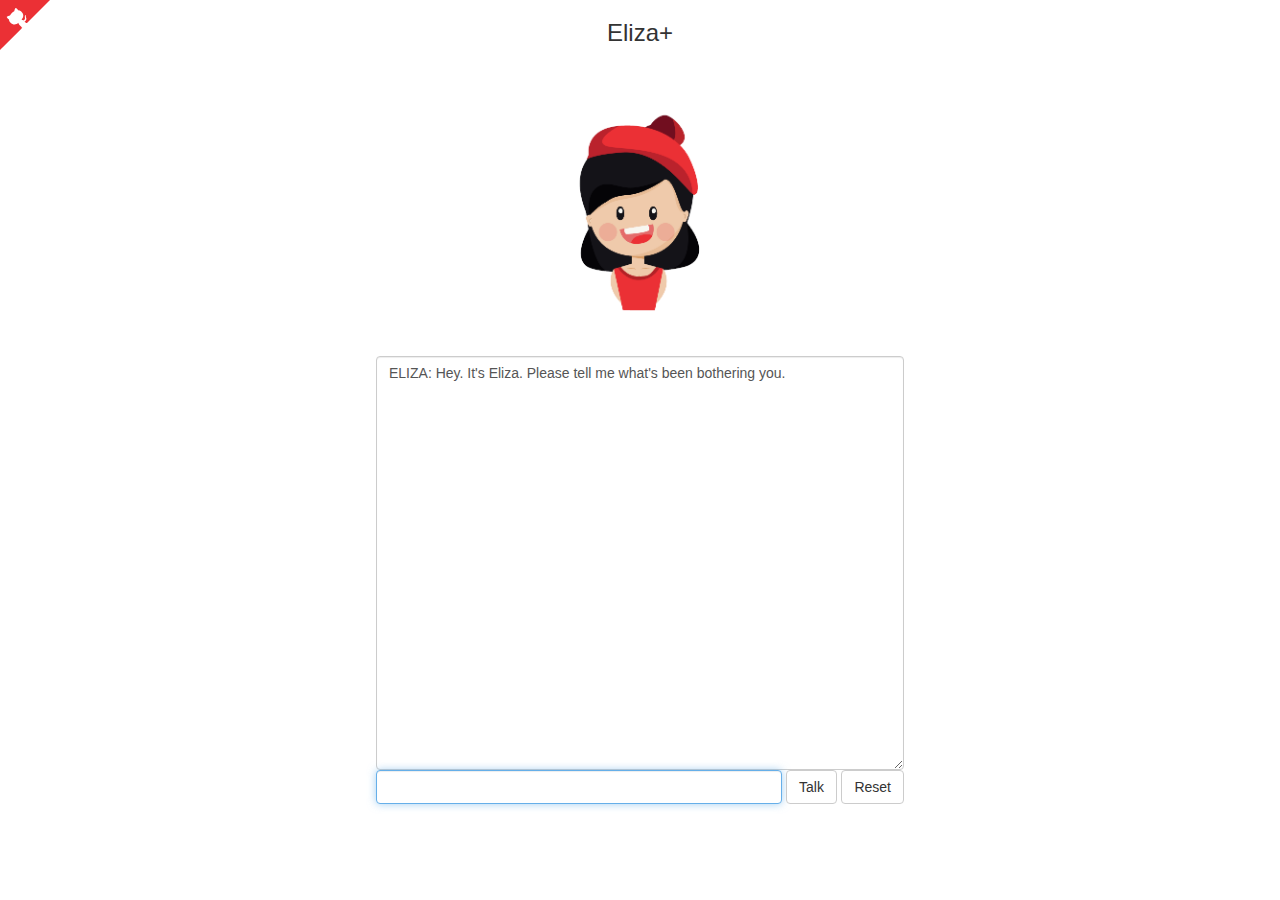
<file: bot/index.html>
<HTML>
    <HEAD>
	<TITLE>Eliza+</TITLE>

	<link rel="stylesheet" href="https://maxcdn.bootstrapcdn.com/bootstrap/3.3.7/css/bootstrap.min.css"/>
	<style>
	 .github-corner:hover .octo-arm{animation:octocat-wave 560ms ease-in-out}@keyframes octocat-wave{0%,100%{transform:rotate(0)}20%,60%{transform:rotate(-25deg)}40%,80%{transform:rotate(10deg)}}@media (max-width:500px){.github-corner:hover .octo-arm{animation:none}.github-corner .octo-arm{animation:octocat-wave 560ms ease-in-out}}
	 .panel-collapse-clickable {
	     cursor: pointer;
	 }
	</style>
	
	<SCRIPT LANGUAGE="JavaScript" TYPE="text/javascript" SRC="js/elizabot.js"></SCRIPT>
	<SCRIPT LANGUAGE="JavaScript" TYPE="text/javascript" SRC="js/elizadata.js"></SCRIPT>	
	<SCRIPT LANGUAGE="JavaScript" TYPE="text/javascript" SRC="js/sentimood.js"></SCRIPT>

	<SCRIPT LANGUAGE="JavaScript" TYPE="text/javascript">	   
	 var eliza = new ElizaBot();
	 var elizaLines = new Array();
	 var sentiment = new Sentimood();

	 var displayCols = 60;
	 var displayRows = 20;

	 var userSentiment = 0;
	 
	 var imgs = {};
	 imgs[0] = "img/default-01.png";
	 imgs[1] = "img/happy1-01.png";
	 imgs[2] = "img/happy2-01.png";
	 imgs[3] = "img/happy3-01.png";
	 imgs[-1] = "img/sad1-01.png";
	 imgs[-2] = "img/sad2-01.png";
	 imgs[-3] = "img/sad3-01.png";
	 
	 function updateImage(val) {
	     // If continuing on same sentiment
	     if(val * userSentiment >= 0) {
		 if(val < 0) {
		     userSentiment -= 1;
		 }
		 if(val > 0) {
		     userSentiment += 1;
		 }
	     }
	     else {
		 // switch moods
		 userSentiment = val
	     }
	     
	     if(userSentiment < -3) {
		 userSentiment = -3
	     }
	     if(userSentiment > 3) {
		 userSentiment = 3
	     }

	     // Update image
	     document.getElementById('main-image').src = imgs[userSentiment];
	 }
	 
	 function elizaReset() {
	     userSentiment = 0;
	     eliza.reset();
	     elizaLines.length = 0;
	     elizaStep();
	 }

	 function elizaStep() {
	     var f = document.forms.e_form;
	     var userinput = f.e_input.value;
	     
	     //console.log(sentiment.analyze(userinput));
	     updateImage(sentiment.analyze(userinput)['score']);

	     if (eliza.quit) {
		 f.e_input.value = '';
		 if (confirm("This session is over.\nStart over?")) elizaReset();
		 f.e_input.focus();
		 return;
	     }
	     else if (userinput != '') {
		 var usr = 'YOU:   ' + userinput;
		 var rpl ='ELIZA: ' + eliza.transform(userinput);
		 elizaLines.push(usr);
		 elizaLines.push(rpl);
		 // display nicely
		 // (fit to textarea with last line free - reserved for extra line caused by word wrap)
		 var temp  = new Array();
		 var l = 0;
		 for (var i=elizaLines.length-1; i>=0; i--) {
		     l += 1 + Math.floor(elizaLines[i].length/displayCols);
		     if (l >= displayRows) break
		     else temp.push(elizaLines[i]);
		 }
		 elizaLines = temp.reverse();		 
		 f.e_display.value = elizaLines.join('\n');
	     }
	     else if (elizaLines.length == 0) {
		 // no input and no saved lines -> output initial
		 var initial = 'ELIZA: ' + eliza.getInitial();
		 elizaLines.push(initial);
		 f.e_display.value = initial + '\n';
	     }
	     f.e_input.value = '';
	     f.e_input.focus();
	 }

	</SCRIPT>
    </HEAD>

    <BODY onload="window.setTimeout('elizaReset()',100)">
	<!-- github corner -->
	<a href="https://github.com/jefworks/ELIZAplus" class="github-corner"><svg width="50px" height="50px" viewBox="0 0 250 250" style="z-index:1000; fill:#eb3035; color:#fff; position: absolute; top: 0; border: 0; left: 0; transform: scale(-1, 1);"><path d="M0,0 L115,115 L130,115 L142,142 L250,250 L250,0 Z"></path><path d="M128.3,109.0 C113.8,99.7 119.0,89.6 119.0,89.6 C122.0,82.7 120.5,78.6 120.5,78.6 C119.2,72.0 123.4,76.3 123.4,76.3 C127.3,80.9 125.5,87.3 125.5,87.3 C122.9,97.6 130.6,101.9 134.4,103.2" fill="#fff" style="transform-origin: 130px 106px;" class="octo-arm"></path><path d="M115.0,115.0 C114.9,115.1 118.7,116.5 119.8,115.4 L133.7,101.6 C136.9,99.2 139.9,98.4 142.2,98.6 C133.8,88.0 127.5,74.4 143.8,58.0 C148.5,53.4 154.0,51.2 159.7,51.0 C160.3,49.4 163.2,43.6 171.4,40.1 C171.4,40.1 176.1,42.5 178.8,56.2 C183.1,58.6 187.2,61.8 190.9,65.4 C194.5,69.0 197.7,73.2 200.1,77.6 C213.8,80.2 216.3,84.9 216.3,84.9 C212.7,93.1 206.9,96.0 205.4,96.6 C205.1,102.4 203.0,107.8 198.3,112.5 C181.9,128.9 168.3,122.5 157.7,114.1 C157.9,116.9 156.7,120.9 152.7,124.9 L141.0,136.5 C139.8,137.7 141.6,141.9 141.8,141.8 Z" fill="#fff" class="octo-body"></path></svg></a>
	
	<CENTER>
	    <H3>Eliza+</H3>
	    <img id="main-image" src="img/default-01.png" width=300px height=300px>
	    <TABLE>
		<FORM NAME="e_form" onsubmit="elizaStep();return false">
		    <TR>
			<TD COLSPAN="2">
			    <TEXTAREA class="form-control" NAME="e_display" COLS="60" ROWS="20"></TEXTAREA>
			</TD>
		    </TR>
		    <TR VALIGN="middle">
			<TD>
			    <INPUT class="form-control" TYPE="text" NAME="e_input" SIZE="43">
			</TD>
			<TD ALIGN="right">
			    <INPUT class="btn btn-default" TYPE="submit" VALUE="Talk">
			    <INPUT class="btn btn-default" TYPE="reset" VALUE="Reset" onClick="window.setTimeout('elizaReset()',100)">
			</TD>
		    </TR>
		</FORM>
	    </TABLE>
	</CENTER>


    </BODY>
</HTML>
</file>
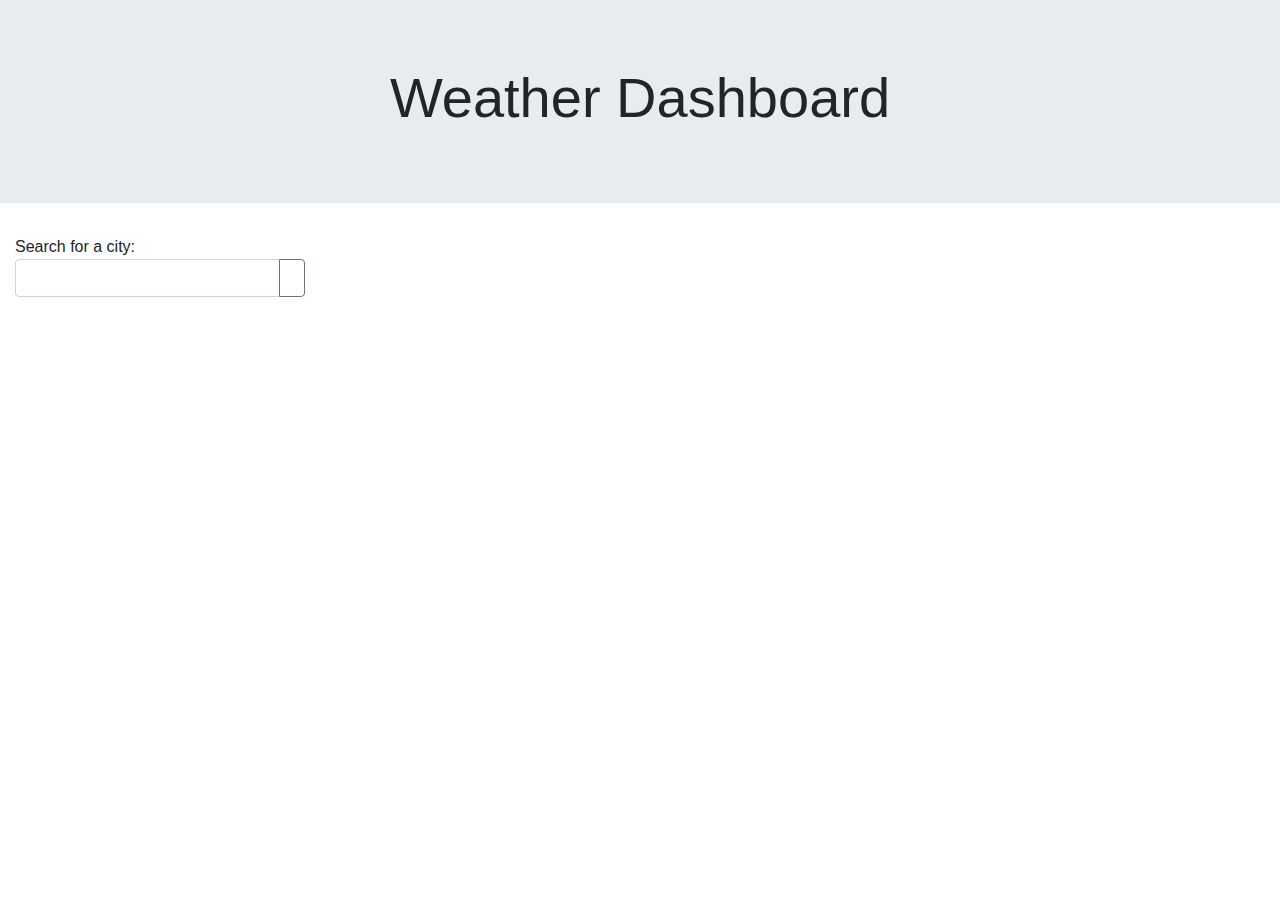
<file: weather/index.html>
<!DOCTYPE html>
<html lang="en">

<head>
    <meta charset="UTF-8">
    <meta name="viewport" content="width=device-width, initial-scale=1.0">
    <meta http-equiv="X-UA-Compatible" content="ie=edge">
    <title>Weather Dashboard</title>

    <link rel="stylesheet" href="https://cdnjs.cloudflare.com/ajax/libs/twitter-bootstrap/4.4.1/css/bootstrap.min.css"
        integrity="sha256-L/W5Wfqfa0sdBNIKN9cG6QA5F2qx4qICmU2VgLruv9Y=" crossorigin="anonymous" />
    <link rel="stylesheet" href="https://cdnjs.cloudflare.com/ajax/libs/font-awesome/5.11.2/css/all.min.css"
        integrity="sha256-+N4/V/SbAFiW1MPBCXnfnP9QSN3+Keu+NlB+0ev/YKQ=" crossorigin="anonymous" />
    <link rel="stylesheet" href="style.css">
</head>

<body>

    <div class="jumbotron jumbotron-fluid">
        <div class="container">
            <h1 class="display-4 text-center">Weather Dashboard</h1>
        </div>
    </div>

    <div class="container-fluid">
        <div class="row">
            <!-- Search Bar and Search history  -->
            <div class="col-3" id="search-col">Search for a city:
                <div class="input-group mb-3">
                    <input type="text" class="form-control" id="search-bar" aria-label="Recipient's username"
                        aria-describedby="button-addon2">
                    <div class="input-group-append">
                        <button class="btn btn-outline-secondary" type="button" id="search-btn"><i class="fa fa-search"
                                aria-hidden="true"></i></button>
                    </div>
                </div>

                <!-- Search history goes here -->
                <ul class="list-group mt-3" id="search-history"></ul>

            </div>

            <!-- Weather Details -->
            <div class="col-9" id="weather-details">
                <div class="row">
                    <div class="col mb-2 p-0" id="weather-col"></div>
                </div>

                <div class="row">
                    <div class="col">
                        <div class='row'>
                            <div class="col" id="forecast-header"></div>
                        </div>
                        <div class="row" id="forecast-row"></div>
                    </div>
                </div>
            </div>


        </div>

        <script src="https://cdnjs.cloudflare.com/ajax/libs/jquery/3.4.1/jquery.min.js"
            integrity="sha256-CSXorXvZcTkaix6Yvo6HppcZGetbYMGWSFlBw8HfCJo=" crossorigin="anonymous"></script>
        <script src="script.js"></script>
</body>

</html>
</file>
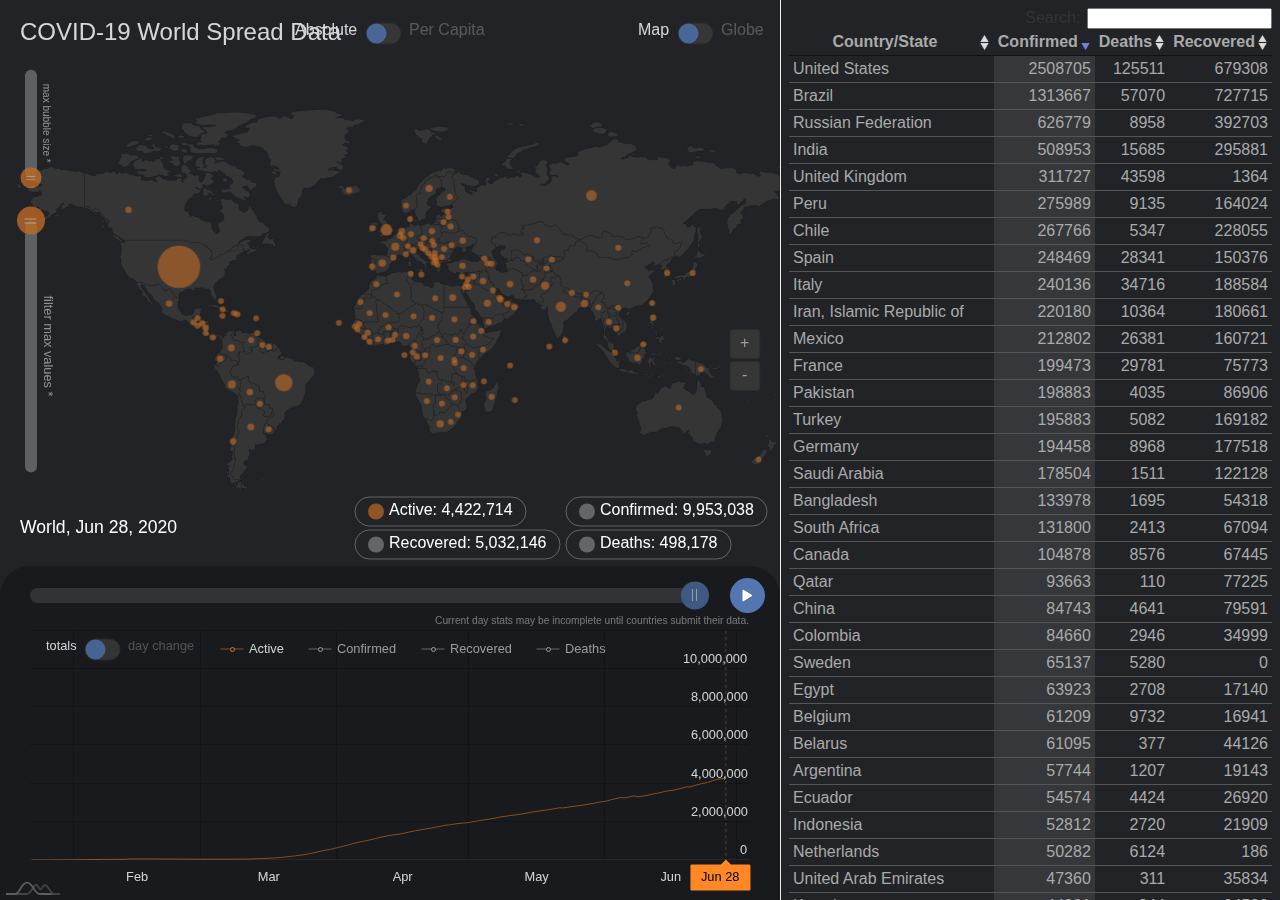
<file: covid_world/examples/dashboard/index.html>
<!DOCTYPE html>
<html>
  <head>
    <meta charset="UTF-8" />
    <title>COVID-19 Dashboard</title>

    <!-- amCharts includes -->
    <script src="../../deps/amcharts4/core.js"></script>
    <script src="../../deps/amcharts4/charts.js"></script>
    <script src="../../deps/amcharts4/maps.js"></script>
    
    <script src="../../deps/amcharts4/themes/dark.js"></script>
    <script src="../../deps/amcharts4/themes/animated.js"></script>

    <script src="../../deps/amcharts4-geodata/worldLow.js"></script>
    <script src="../../deps/amcharts4-geodata/data/countries2.js"></script>

    <!-- DataTables includes -->
    <script src="../../deps/jquery/jquery-3.3.1.min.js"></script>
    <link rel="stylesheet" media="all" href="../../deps/datatables/css/jquery.dataTables.min.css" />
    <link rel="stylesheet" media="all" href="../../deps/datatables/css/select.dataTables.min.css" />
    <script src="../../deps/datatables/js/jquery.dataTables.min.js"></script>
    <script src="../../deps/datatables/js/dataTables.select.min.js"></script>

    <!-- Data  -->
    <script src="../../data/js/world_timeline.js"></script>
    <script src="../../data/js/total_timeline.js"></script>

    <!-- Stylesheet -->
    <link rel="stylesheet" media="all" href="dark.css" />

    <!-- Main app -->
    <script src="app.js"></script>
  </head>
  <body>
    <div class="flexbox">
      <div id="chartdiv"></div>
      <div id="list">
        <table id="areas" class="compact hover order-column row-border">
          <thead>
            <tr>
              <th>Country/State</th>
              <th>Confirmed</th>
              <th>Deaths</th>
              <th>Recovered</th>
            </tr>
          </thead>
          <tbody>
          </tbody>
        </table>
      </div>
    </div>
  </body>
</html>
</file>
<file: weather/style.css>
li{
    overflow: auto;
}

.high{
    color: white;
    background-color: red;
}

.medium{
    color: black;
    background-color: goldenrod;
}

.low{
    color: black;
    background-color: lightgreen;
}

.badge{
    font-size: 100%;
}

#weather-icon{
    max-width: 50px;
    max-height: 50px;
}
</file>
<file: covid_world/examples/dashboard/dark.css>
body {
	font-family: -apple-system, BlinkMacSystemFont, "Segoe UI", Roboto, Helvetica, Arial, sans-serif, "Apple Color Emoji", "Segoe UI Emoji", "Segoe UI Symbol";
	background-color: #212327;
	color: #aaa;
	padding: 0px;
	margin: 0px;
}

.flexbox {
	display: flex;
}

#chartdiv {
	flex: 1;
	height: 100vh;
	float: left;
}

#list {
	padding: 0.5em;
	flex: 0 0 500px;
	height: 100vh;
	float: left;
	border-left: 1px solid #eee;
	box-sizing: border-box;
	overflow: auto;
}

table.dataTable tbody tr {
	background-color: inherit;
}

td.value {
	text-align: right;
}

table.dataTable.row-border tbody th, table.dataTable.row-border tbody td, table.dataTable.display tbody th, table.dataTable.display tbody td {
	border-top: 1px solid #555;
}

table.dataTable.order-column tbody tr>.sorting_1, table.dataTable.order-column tbody tr>.sorting_2, table.dataTable.order-column tbody tr>.sorting_3, table.dataTable.display tbody tr>.sorting_1, table.dataTable.display tbody tr>.sorting_2, table.dataTable.display tbody tr>.sorting_3 {
	background-color: #35373A;
}

table.dataTable tbody>tr.selected, table.dataTable tbody>tr>.selected {
	background-color: #0F0F0F;
	color: #ff8726;
}

table.dataTable.hover tbody tr:hover, table.dataTable.display tbody tr:hover {
	background-color: #1B1B1B;
	color: #ff8726;
}

table.dataTable.hover tbody>tr.selected:hover, table.dataTable.hover tbody>tr>.selected:hover, table.dataTable.display tbody>tr.selected:hover, table.dataTable.display tbody>tr>.selected:hover {
	background-color: #1B1B1B;
	color: #ff8726;
}

table.dataTable.order-column tbody>tr.selected>.sorting_1, table.dataTable.order-column tbody>tr.selected>.sorting_2, table.dataTable.order-column tbody>tr.selected>.sorting_3, table.dataTable.order-column tbody>tr>.selected, table.dataTable.display tbody>tr.selected>.sorting_1, table.dataTable.display tbody>tr.selected>.sorting_2, table.dataTable.display tbody>tr.selected>.sorting_3, table.dataTable.display tbody>tr>.selected {
	background-color: #0F0F0F;
}

table.dataTable.display tbody>tr.selected:hover>.sorting_1, table.dataTable.order-column.hover tbody>tr.selected:hover>.sorting_1 {
	background-color: #1B1B1B;
}

table.dataTable.display tbody tr:hover>.sorting_1, table.dataTable.order-column.hover tbody tr:hover>.sorting_1 {
	background-color: #1B1B1B;
}

@media screen and (max-width: 1000px) {
	#list {
		display: none;
	}
}
</file>
